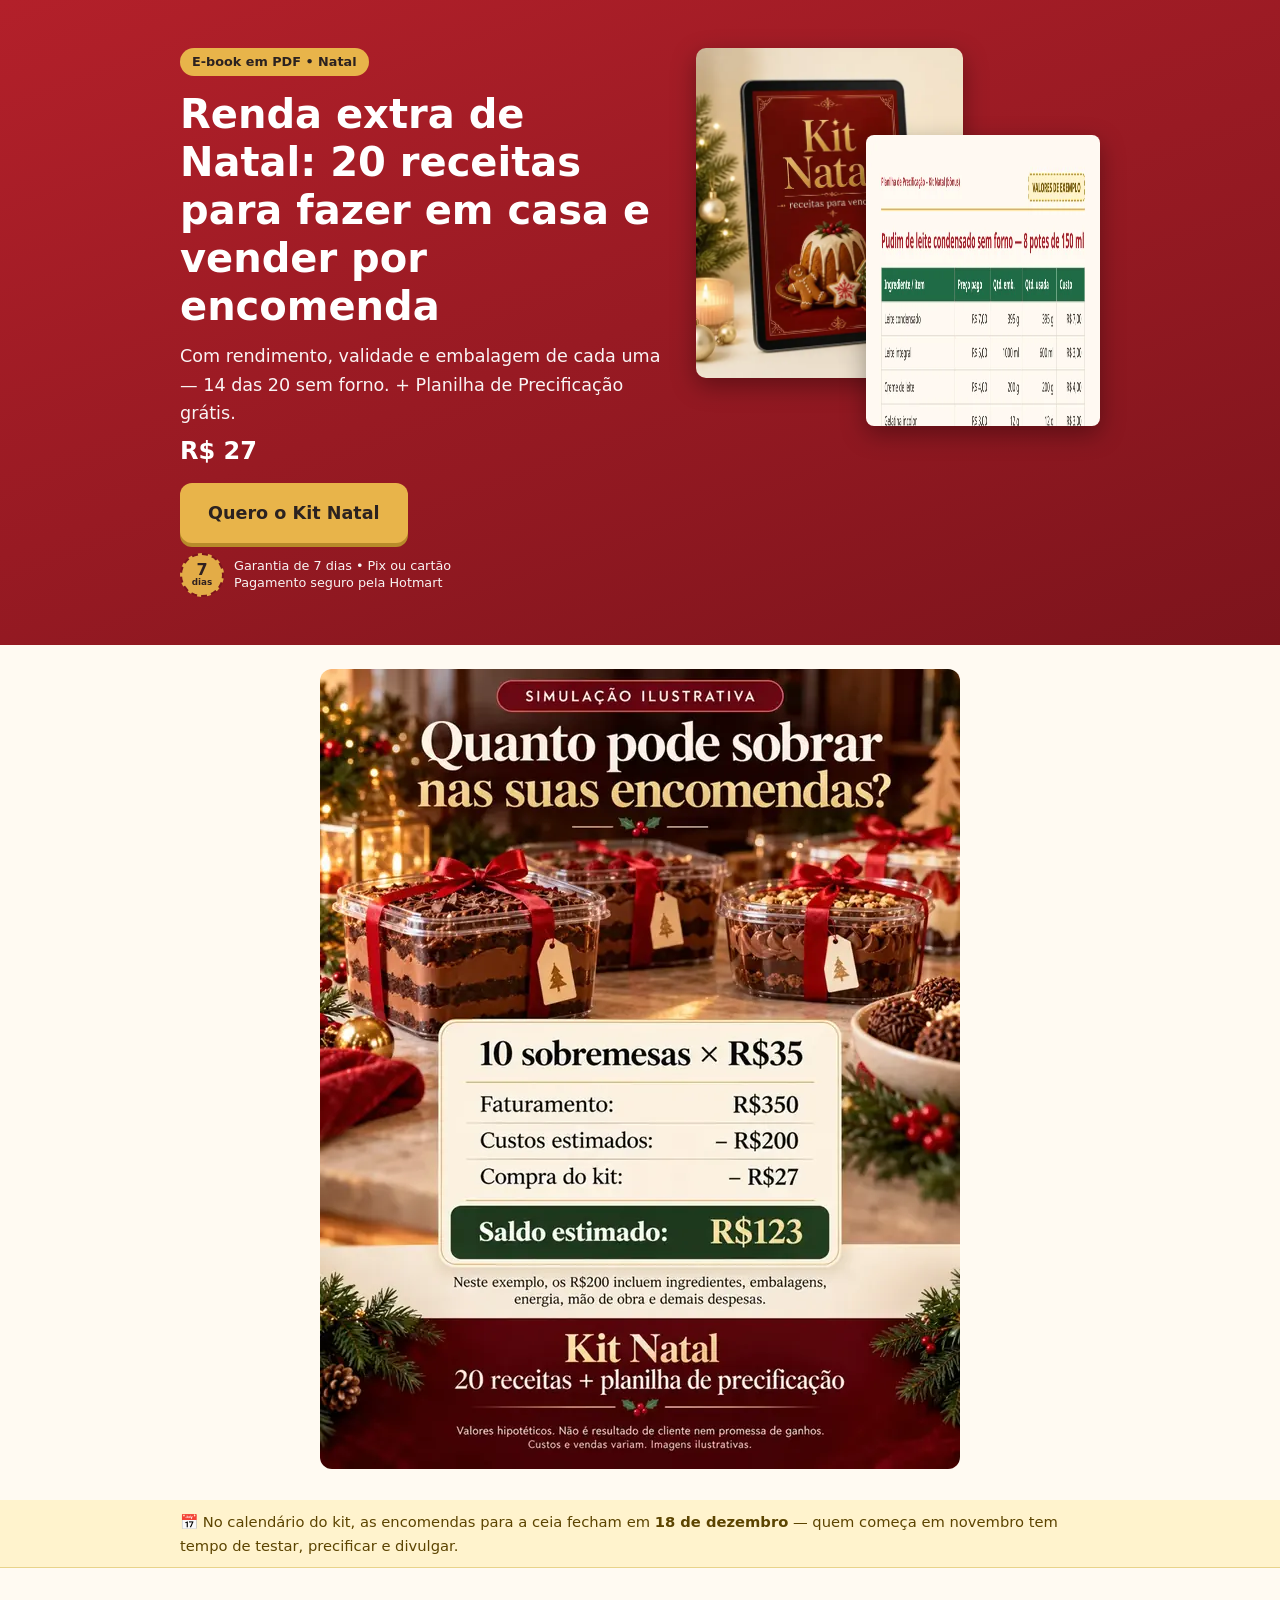
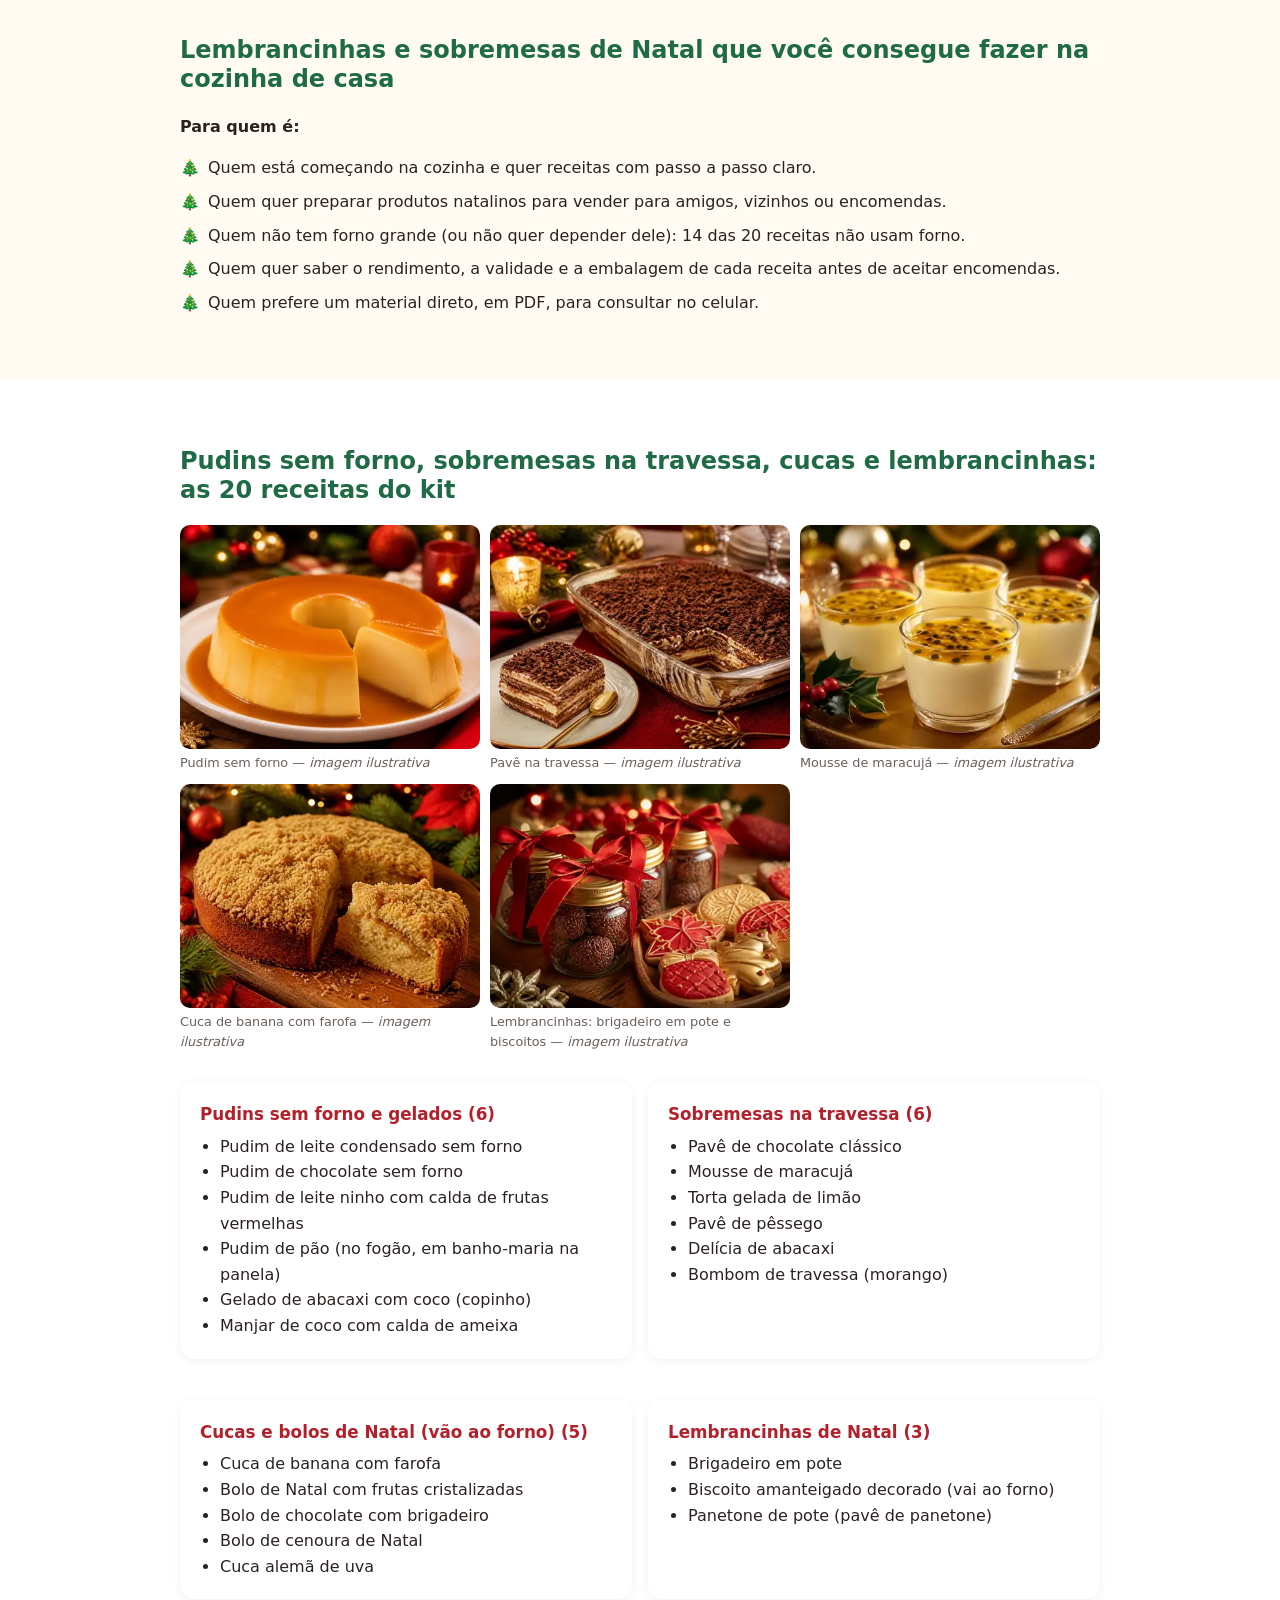
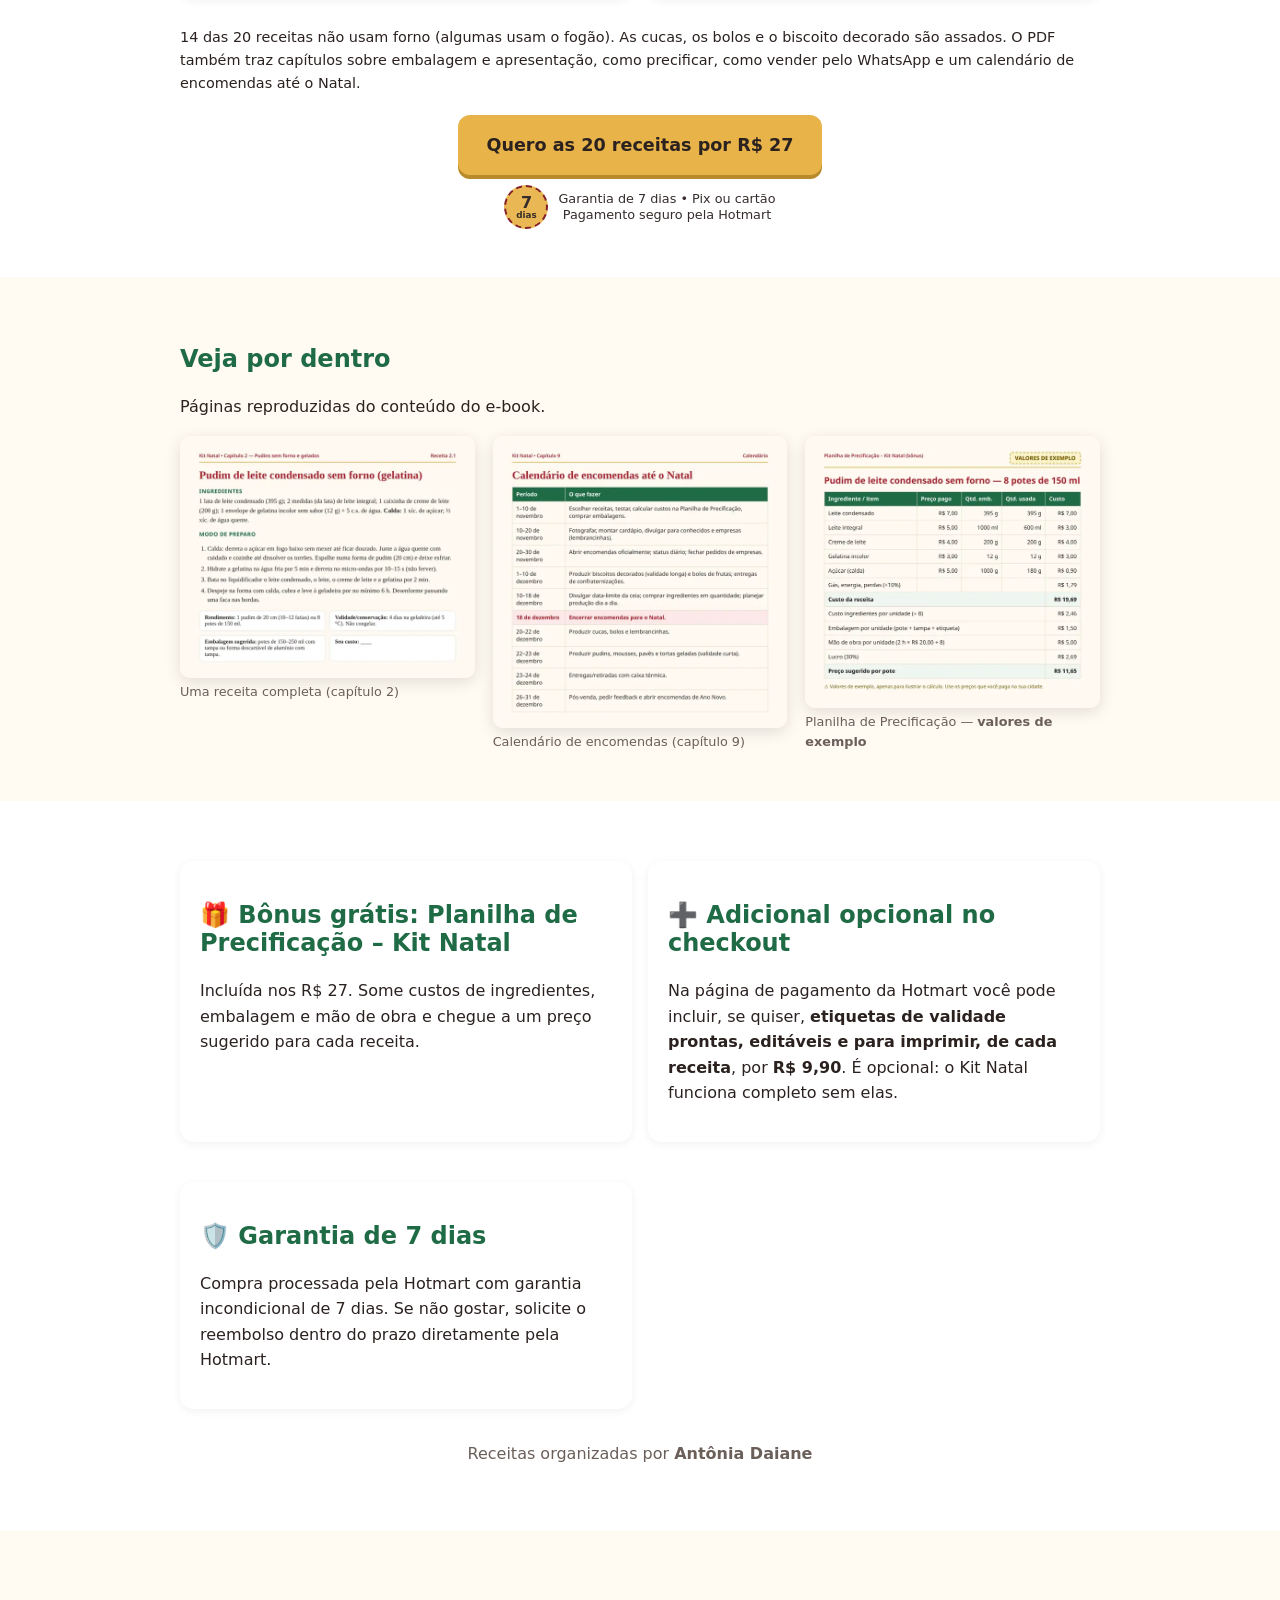
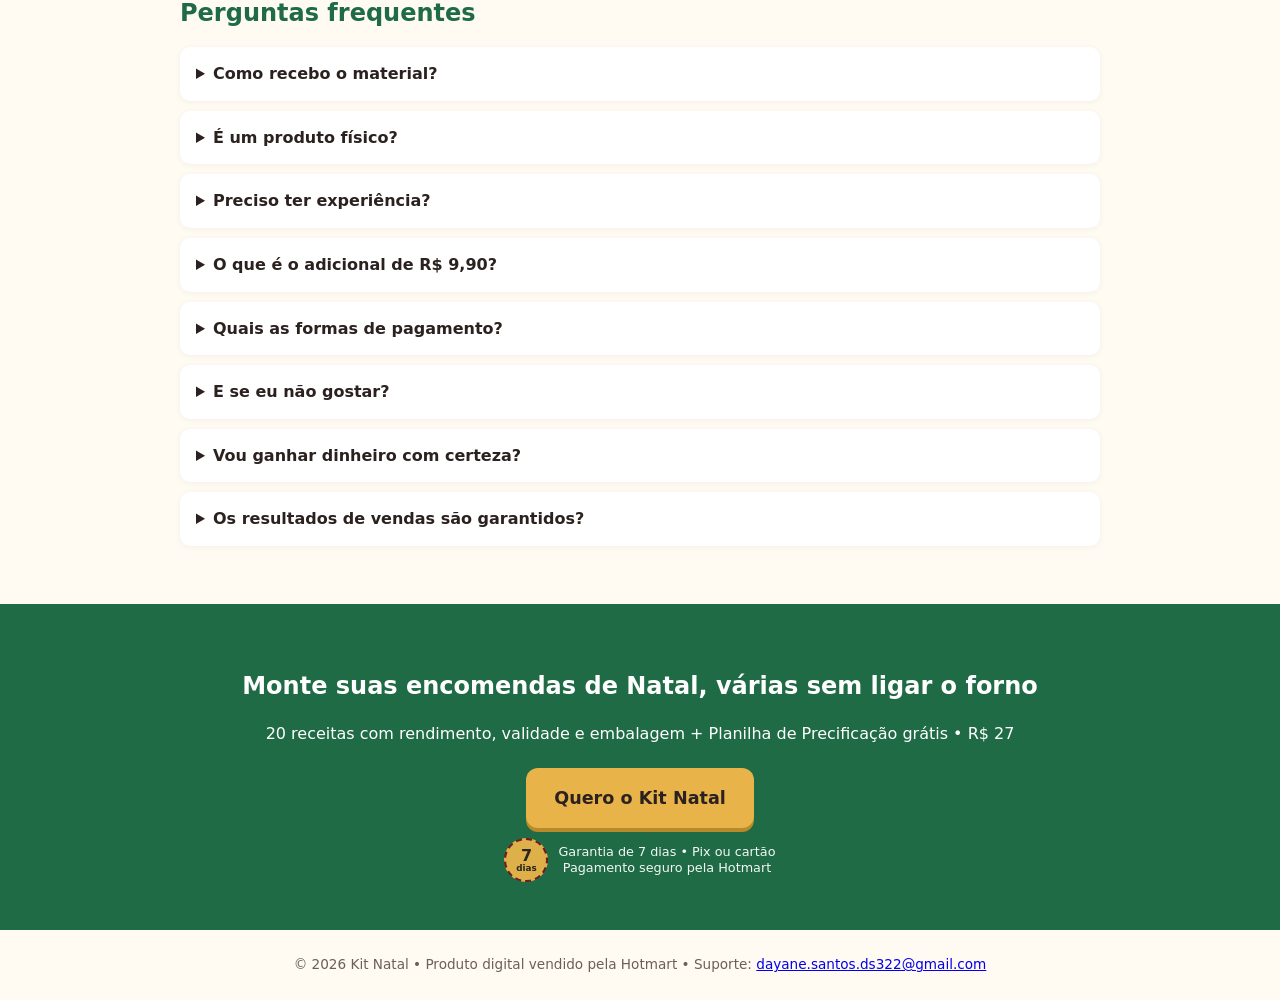
<file: index.html>
<!doctype html><html lang="pt-BR"><head><meta charset="utf-8"><meta name="viewport" content="width=device-width,initial-scale=1">
<title>Kit Natal: 20 receitas de Natal para fazer em casa e vender por encomenda</title><meta name="description" content="Receitas de Natal para iniciantes, com rendimento, validade e embalagem de cada uma. Várias sem forno. E-book em PDF por R$ 27.">
<link rel="preconnect" href="https://connect.facebook.net" crossorigin><link rel="stylesheet" href="styles.css?v=3">
<!-- Meta Pixel Kit Natal -->
<script>
!function(f,b,e,v,n,t,s){if(f.fbq)return;n=f.fbq=function(){n.callMethod?n.callMethod.apply(n,arguments):n.queue.push(arguments)};if(!f._fbq)f._fbq=n;n.push=n;n.loaded=!0;n.version="2.0";n.queue=[];t=b.createElement(e);t.async=!0;t.src=v;s=b.getElementsByTagName(e)[0];s.parentNode.insertBefore(t,s)}(window,document,"script","https://connect.facebook.net/en_US/fbevents.js");
fbq("set","autoConfig",false,"990620340077173");
fbq("init","990620340077173");
fbq("track","PageView");
fbq("track","ViewContent",{content_name:"Kit Natal: receitas para vender"});
</script>
<noscript><img height="1" width="1" style="display:none" src="https://www.facebook.com/tr?id=990620340077173&ev=PageView&noscript=1"/></noscript>
<script>
// ===== ÚNICO LUGAR PARA TROCAR O LINK DE CHECKOUT =====
var HOTMART_CHECKOUT_URL = "https://pay.hotmart.com/L108181654E";
document.addEventListener("DOMContentLoaded",function(){
  document.querySelectorAll("a.cta").forEach(function(a){
    var q=new URLSearchParams(location.search),o=new URLSearchParams();
    q.forEach(function(v,k){ if(k==="fbclid"||k==="src"||k==="sck"||k.indexOf("utm_")===0) o.set(k,v); });
    var qs=o.toString();
    a.href = HOTMART_CHECKOUT_URL + (qs ? (HOTMART_CHECKOUT_URL.indexOf("?")<0?"?":"&") + qs : "");
    a.addEventListener("click",function(){ if(window.fbq) fbq("track","InitiateCheckout"); });
  });
});
</script>
<script>
// ===== Eventos extras (so para a Meta aprender quem le a pagina; cada um dispara 1 vez) =====
(function(){
  var sent={};
  function ev(n){ if(sent[n]||!window.fbq) return; sent[n]=1; fbq("trackCustom",n); }
  var tick=false;
  function onScroll(){
    if(tick) return; tick=true;
    requestAnimationFrame(function(){
      tick=false;
      var d=document.documentElement, max=d.scrollHeight-window.innerHeight;
      if(max<=0) return;
      var p=window.scrollY/max;
      if(p>=0.5) ev("Scroll50");
      if(p>=0.9) ev("Scroll90");
    });
  }
  window.addEventListener("scroll",onScroll,{passive:true});
  document.addEventListener("DOMContentLoaded",function(){
    if(!("IntersectionObserver" in window)) return;
    function watch(sel,name,th){
      var el=document.querySelector(sel); if(!el) return;
      var io=new IntersectionObserver(function(es){ es.forEach(function(e){ if(e.isIntersecting){ ev(name); io.disconnect(); } }); },{threshold:th});
      io.observe(el);
    }
    watch(".grid","VerReceitas",0.4);
    watch(".samples","VerAmostras",0.4);
    // botao fixo no celular: aparece depois do botao do topo e some no bloco final
    var bar=document.getElementById("stickybar"), top=document.querySelector(".hero .ctabox"), fin=document.querySelector(".final");
    if(bar&&top){
      var topOut=false, finIn=false;
      function upd(){ bar.classList.toggle("on", topOut && !finIn); }
      new IntersectionObserver(function(es){ topOut=!es[0].isIntersecting; upd(); }).observe(top);
      if(fin) new IntersectionObserver(function(es){ finIn=es[0].isIntersecting; upd(); }).observe(fin);
    }
  });
})();
</script>
</head><body>
<header class="hero"><div class="wrap herogrid">
<div class="herotxt"><span class="tag">E-book em PDF • Natal</span>
<h1>Renda extra de Natal: 20 receitas para fazer em casa e vender por encomenda</h1>
<p class="sub">Com rendimento, validade e embalagem de cada uma — 14 das 20 sem forno. + Planilha de Precificação grátis.</p>
<div class="price">R$ 27</div>
<div class="ctabox"><a class="btn cta" href="https://pay.hotmart.com/L108181654E">Quero o Kit Natal</a><div class="seal"><span class="sealbadge">7<small>dias</small></span><span>Garantia de 7 dias • Pix ou cartão<br>Pagamento seguro pela Hotmart</span></div></div></div>
<div class="heroimg"><img src="img/cover.webp" alt="Mockup do e-book Kit Natal: receitas para vender" width="540" height="669" class="cover" fetchpriority="high"><img src="img/hero-planilha.webp" alt="Planilha de Precificação com valores de exemplo" class="sheet" width="700" height="291" loading="lazy"></div>
</div></header>
<section class="wrap" style="text-align:center;padding:24px 16px"><img src="img/simulacao.webp" height="800" alt="Simulação ilustrativa: 10 sobremesas a R$35, faturamento R$350, custos estimados R$200, kit R$27, saldo estimado R$123. Valores hipotéticos." width="640" style="max-width:100%;height:auto;border-radius:12px" loading="lazy"></section>
<div class="urg"><div class="wrap">📅 No calendário do kit, as encomendas para a ceia fecham em <strong>18 de dezembro</strong> — quem começa em novembro tem tempo de testar, precificar e divulgar.</div></div>
<main>
<section><div class="wrap"><h2>Lembrancinhas e sobremesas de Natal que você consegue fazer na cozinha de casa</h2><p><strong>Para quem é:</strong></p>
<ul class="check"><li>Quem está começando na cozinha e quer receitas com passo a passo claro.</li><li>Quem quer preparar produtos natalinos para vender para amigos, vizinhos ou encomendas.</li><li>Quem não tem forno grande (ou não quer depender dele): 14 das 20 receitas não usam forno.</li><li>Quem quer saber o rendimento, a validade e a embalagem de cada receita antes de aceitar encomendas.</li><li>Quem prefere um material direto, em PDF, para consultar no celular.</li></ul></div></section>
<section class="alt"><div class="wrap"><h2>Pudins sem forno, sobremesas na travessa, cucas e lembrancinhas: as 20 receitas do kit</h2>
<div class="gallery"><figure><img src="img/pudim.webp" alt="Pudim sem forno (imagem ilustrativa)" loading="lazy" width="480" height="359"><figcaption>Pudim sem forno — <em>imagem ilustrativa</em></figcaption></figure><figure><img src="img/pave.webp" alt="Pavê na travessa (imagem ilustrativa)" loading="lazy" width="480" height="359"><figcaption>Pavê na travessa — <em>imagem ilustrativa</em></figcaption></figure><figure><img src="img/mousse.webp" alt="Mousse de maracujá (imagem ilustrativa)" loading="lazy" width="480" height="359"><figcaption>Mousse de maracujá — <em>imagem ilustrativa</em></figcaption></figure><figure><img src="img/cuca.webp" alt="Cuca de banana com farofa (imagem ilustrativa)" loading="lazy" width="480" height="359"><figcaption>Cuca de banana com farofa — <em>imagem ilustrativa</em></figcaption></figure><figure><img src="img/lembrancinhas.webp" alt="Lembrancinhas: brigadeiro em pote e biscoitos (imagem ilustrativa)" loading="lazy" width="480" height="359"><figcaption>Lembrancinhas: brigadeiro em pote e biscoitos — <em>imagem ilustrativa</em></figcaption></figure></div>
<div class="grid"><div class="card"><h3>Pudins sem forno e gelados (6)</h3><ul><li>Pudim de leite condensado sem forno</li><li>Pudim de chocolate sem forno</li><li>Pudim de leite ninho com calda de frutas vermelhas</li><li>Pudim de pão (no fogão, em banho-maria na panela)</li><li>Gelado de abacaxi com coco (copinho)</li><li>Manjar de coco com calda de ameixa</li></ul></div><div class="card"><h3>Sobremesas na travessa (6)</h3><ul><li>Pavê de chocolate clássico</li><li>Mousse de maracujá</li><li>Torta gelada de limão</li><li>Pavê de pêssego</li><li>Delícia de abacaxi</li><li>Bombom de travessa (morango)</li></ul></div><div class="card"><h3>Cucas e bolos de Natal (vão ao forno) (5)</h3><ul><li>Cuca de banana com farofa</li><li>Bolo de Natal com frutas cristalizadas</li><li>Bolo de chocolate com brigadeiro</li><li>Bolo de cenoura de Natal</li><li>Cuca alemã de uva</li></ul></div><div class="card"><h3>Lembrancinhas de Natal (3)</h3><ul><li>Brigadeiro em pote</li><li>Biscoito amanteigado decorado (vai ao forno)</li><li>Panetone de pote (pavê de panetone)</li></ul></div></div>

<p style="font-size:.9rem">14 das 20 receitas não usam forno (algumas usam o fogão). As cucas, os bolos e o biscoito decorado são assados. O PDF também traz capítulos sobre embalagem e apresentação, como precificar, como vender pelo WhatsApp e um calendário de encomendas até o Natal.</p>
<div class="center"><div class="ctabox"><a class="btn cta" href="https://pay.hotmart.com/L108181654E">Quero as 20 receitas por R$ 27</a><div class="seal"><span class="sealbadge">7<small>dias</small></span><span>Garantia de 7 dias • Pix ou cartão<br>Pagamento seguro pela Hotmart</span></div></div></div></div></section>
<section><div class="wrap"><h2>Veja por dentro</h2><p>Páginas reproduzidas do conteúdo do e-book.</p>
<div class="samples"><figure><img src="img/amostra-receita.webp" width="640" height="526" alt="Página de receita: pudim de leite condensado sem forno" loading="lazy"><figcaption>Uma receita completa (capítulo 2)</figcaption></figure>
<figure><img src="img/amostra-calendario.webp" width="640" height="634" alt="Calendário de encomendas até o Natal" loading="lazy"><figcaption>Calendário de encomendas (capítulo 9)</figcaption></figure>
<figure><img src="img/amostra-planilha.webp" width="640" height="591" alt="Planilha de Precificação preenchida com valores de exemplo" loading="lazy"><figcaption>Planilha de Precificação — <strong>valores de exemplo</strong></figcaption></figure></div></div></section>
<section class="alt"><div class="wrap"><div class="grid">
<div class="card"><h2>🎁 Bônus grátis: Planilha de Precificação – Kit Natal</h2><p>Incluída nos R$ 27. Some custos de ingredientes, embalagem e mão de obra e chegue a um preço sugerido para cada receita.</p></div>
<div class="card"><h2>➕ Adicional opcional no checkout</h2><p>Na página de pagamento da Hotmart você pode incluir, se quiser, <strong>etiquetas de validade prontas, editáveis e para imprimir, de cada receita</strong>, por <strong>R$ 9,90</strong>. É opcional: o Kit Natal funciona completo sem elas.</p></div>
<div class="card"><h2>🛡️ Garantia de 7 dias</h2><p>Compra processada pela Hotmart com garantia incondicional de 7 dias. Se não gostar, solicite o reembolso dentro do prazo diretamente pela Hotmart.</p></div>
</div><p class="author">Receitas organizadas por <strong>Antônia Daiane</strong></p></div></section>
<section><div class="wrap"><h2>Perguntas frequentes</h2>
<details><summary>Como recebo o material?</summary><p>Após a confirmação do pagamento, a Hotmart envia o acesso para o seu e-mail.</p></details>
<details><summary>É um produto físico?</summary><p>Não. É um e-book em PDF, para ler no celular, tablet ou computador, ou imprimir.</p></details>
<details><summary>Preciso ter experiência?</summary><p>Não. As receitas foram selecionadas pensando em iniciantes.</p></details>
<details><summary>O que é o adicional de R$ 9,90?</summary><p>São etiquetas de validade prontas, editáveis e para imprimir, de cada receita. Elas aparecem como opção no checkout e só são cobradas se você marcar.</p></details>
<details><summary>Quais as formas de pagamento?</summary><p>As opções disponíveis no checkout da Hotmart (como cartão, Pix e boleto, conforme disponibilidade).</p></details>
<details><summary>E se eu não gostar?</summary><p>Você tem 7 dias de garantia para pedir reembolso pela Hotmart.</p></details>
<details><summary>Vou ganhar dinheiro com certeza?</summary><p>Não prometemos ganhos. O kit traz receitas e uma ferramenta de precificação; os resultados dependem de você e do seu mercado.</p></details>
<details><summary>Os resultados de vendas são garantidos?</summary><p>Não. Este material é educativo. Resultados de vendas dependem de muitos fatores e não são garantidos.</p></details>
</div></section>
<section class="final"><div class="wrap"><h2>Monte suas encomendas de Natal, várias sem ligar o forno</h2>
<p>20 receitas com rendimento, validade e embalagem + Planilha de Precificação grátis • R$ 27</p><div class="ctabox"><a class="btn cta" href="https://pay.hotmart.com/L108181654E">Quero o Kit Natal</a><div class="seal"><span class="sealbadge">7<small>dias</small></span><span>Garantia de 7 dias • Pix ou cartão<br>Pagamento seguro pela Hotmart</span></div></div></div></section>
</main><div id="stickybar" class="stickybar" aria-hidden="false"><a class="btn cta" href="https://pay.hotmart.com/L108181654E">Quero o Kit Natal • R$ 27</a></div><footer>© 2026 Kit Natal • Produto digital vendido pela Hotmart • Suporte: <a href="mailto:dayane.santos.ds322@gmail.com">dayane.santos.ds322@gmail.com</a></footer></body></html>
</file>
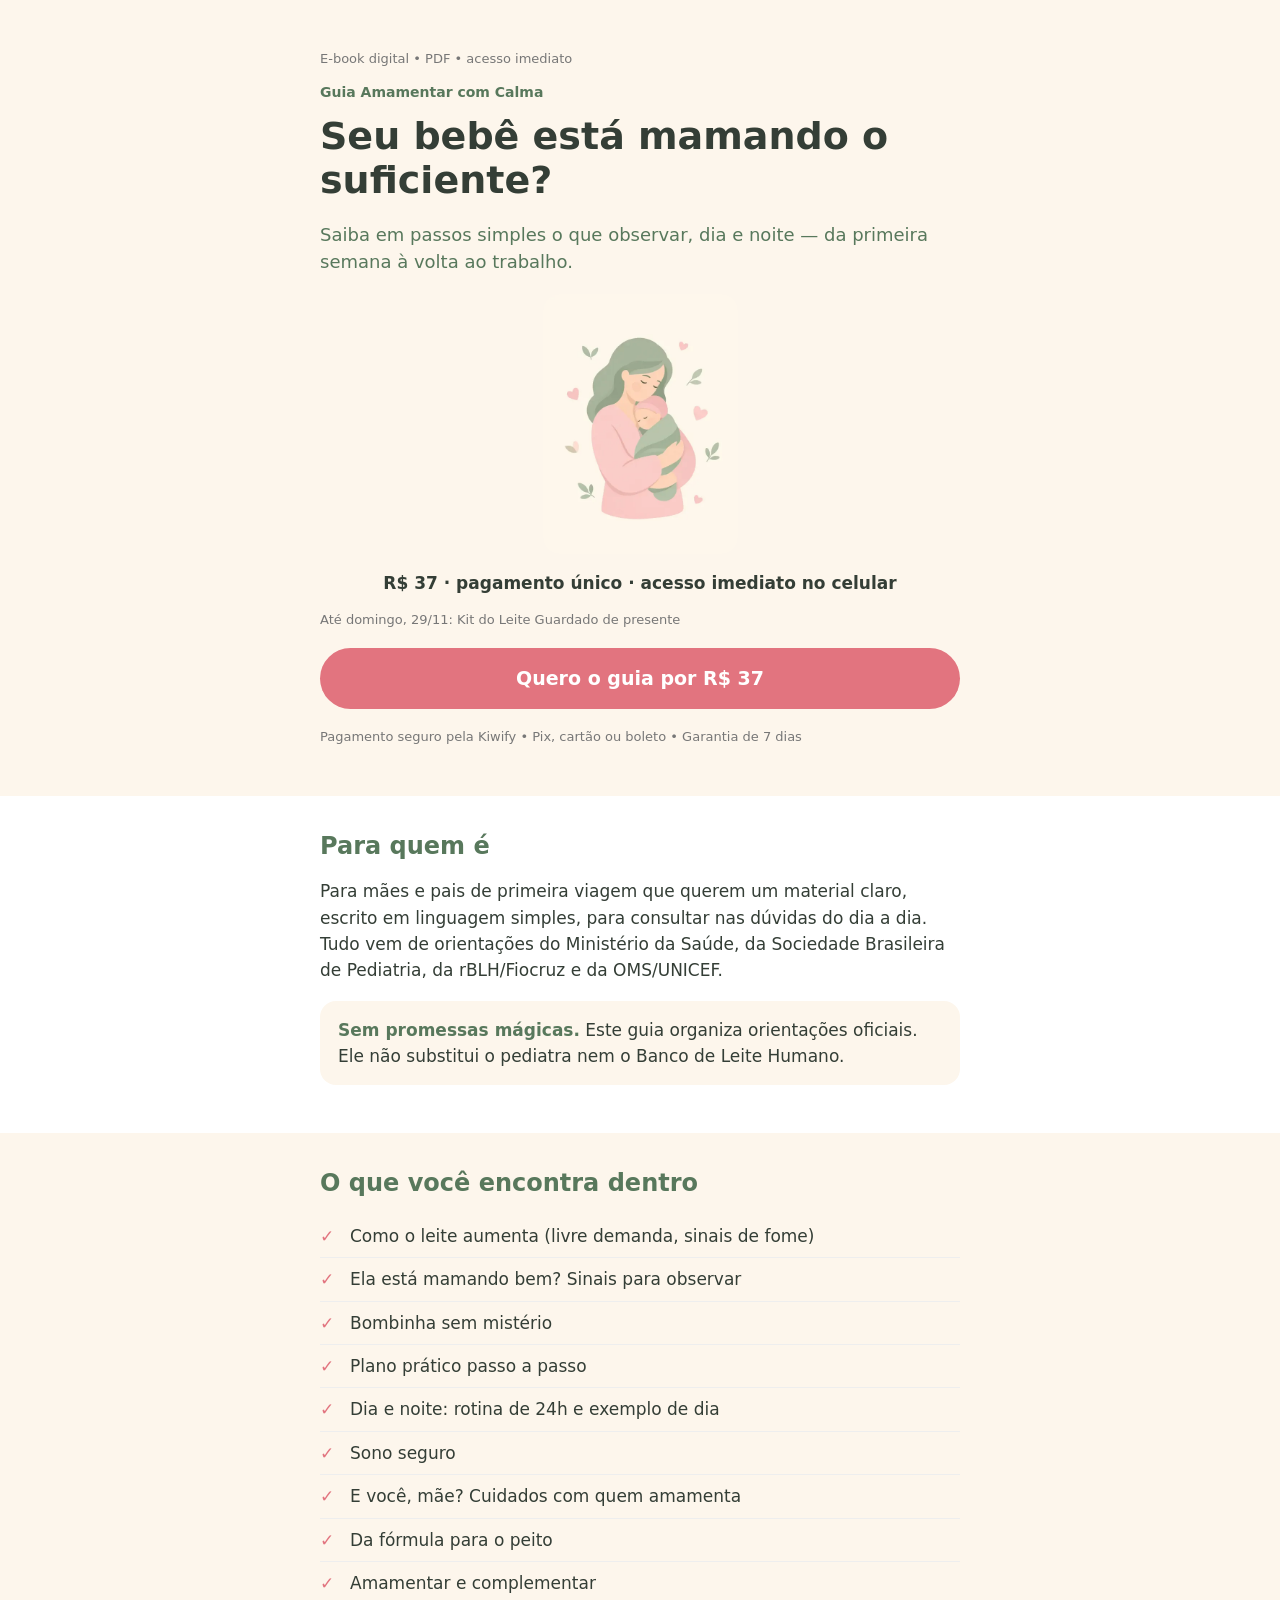
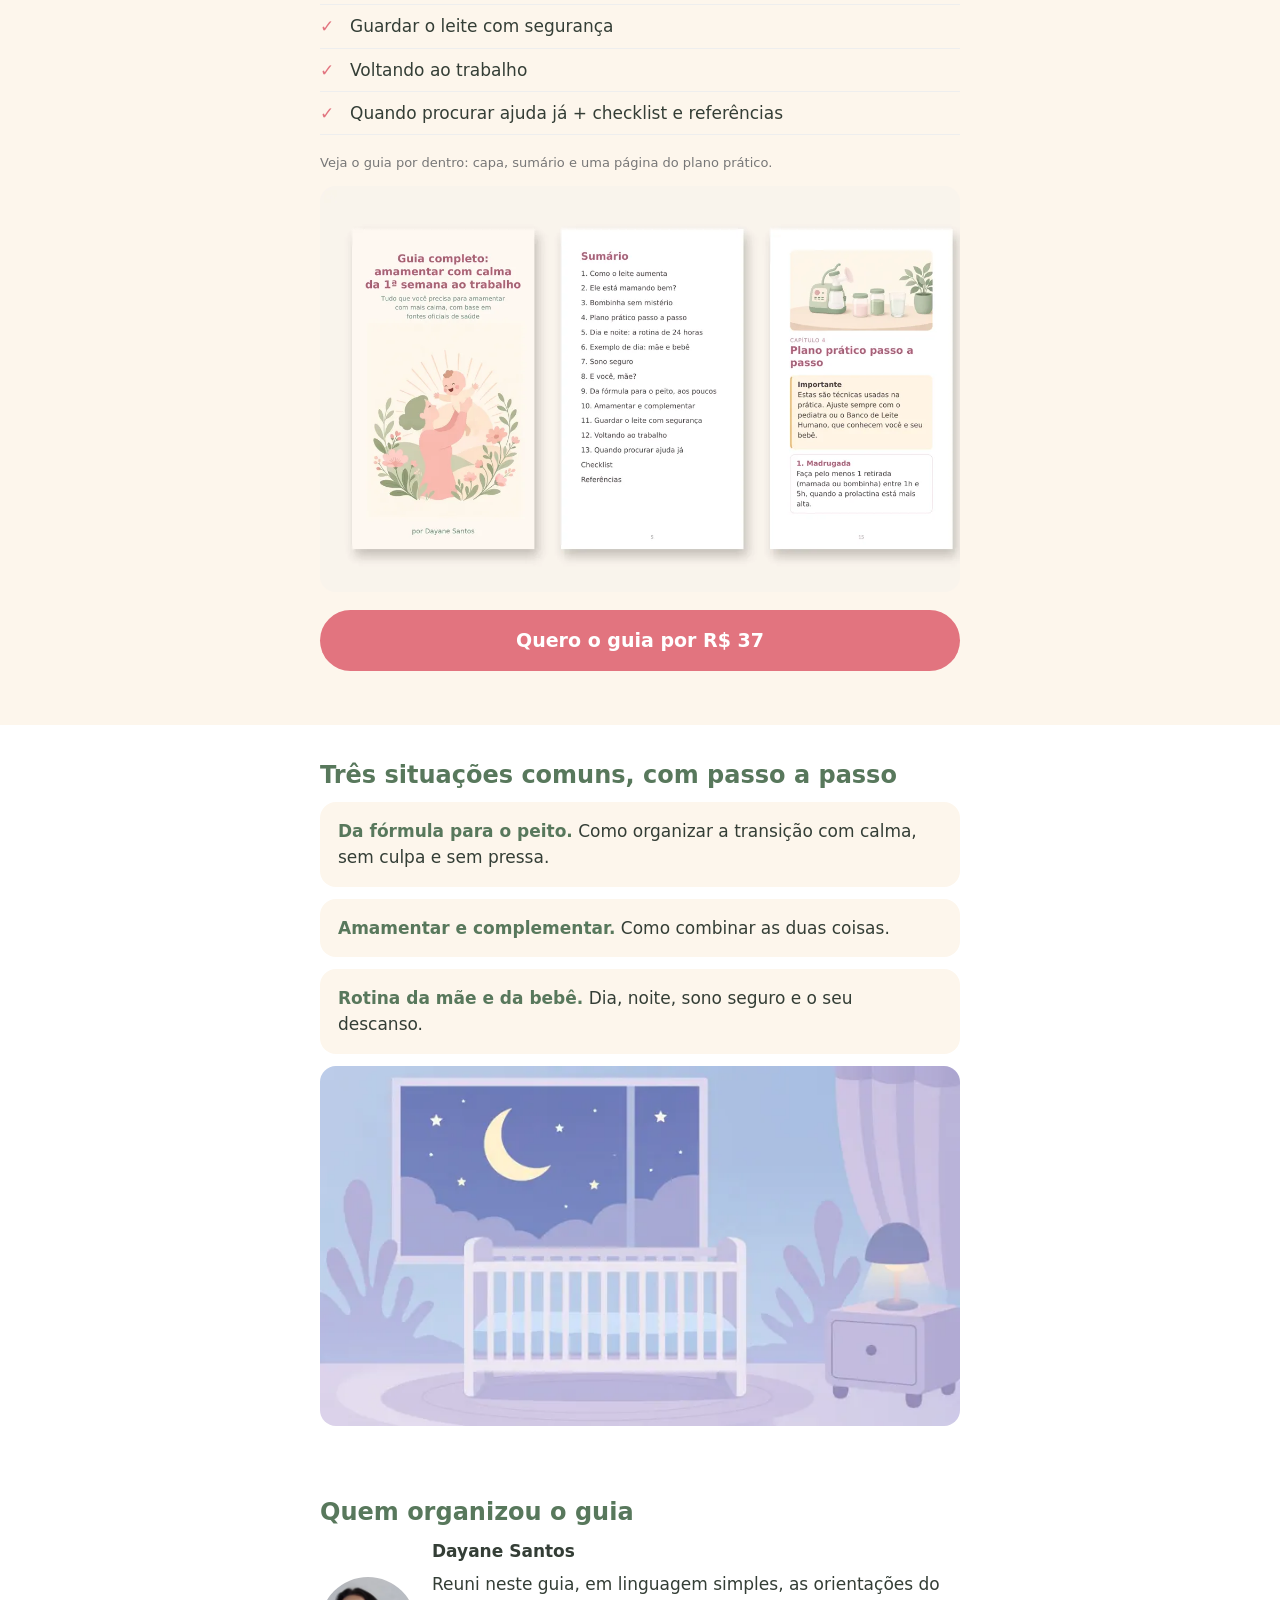
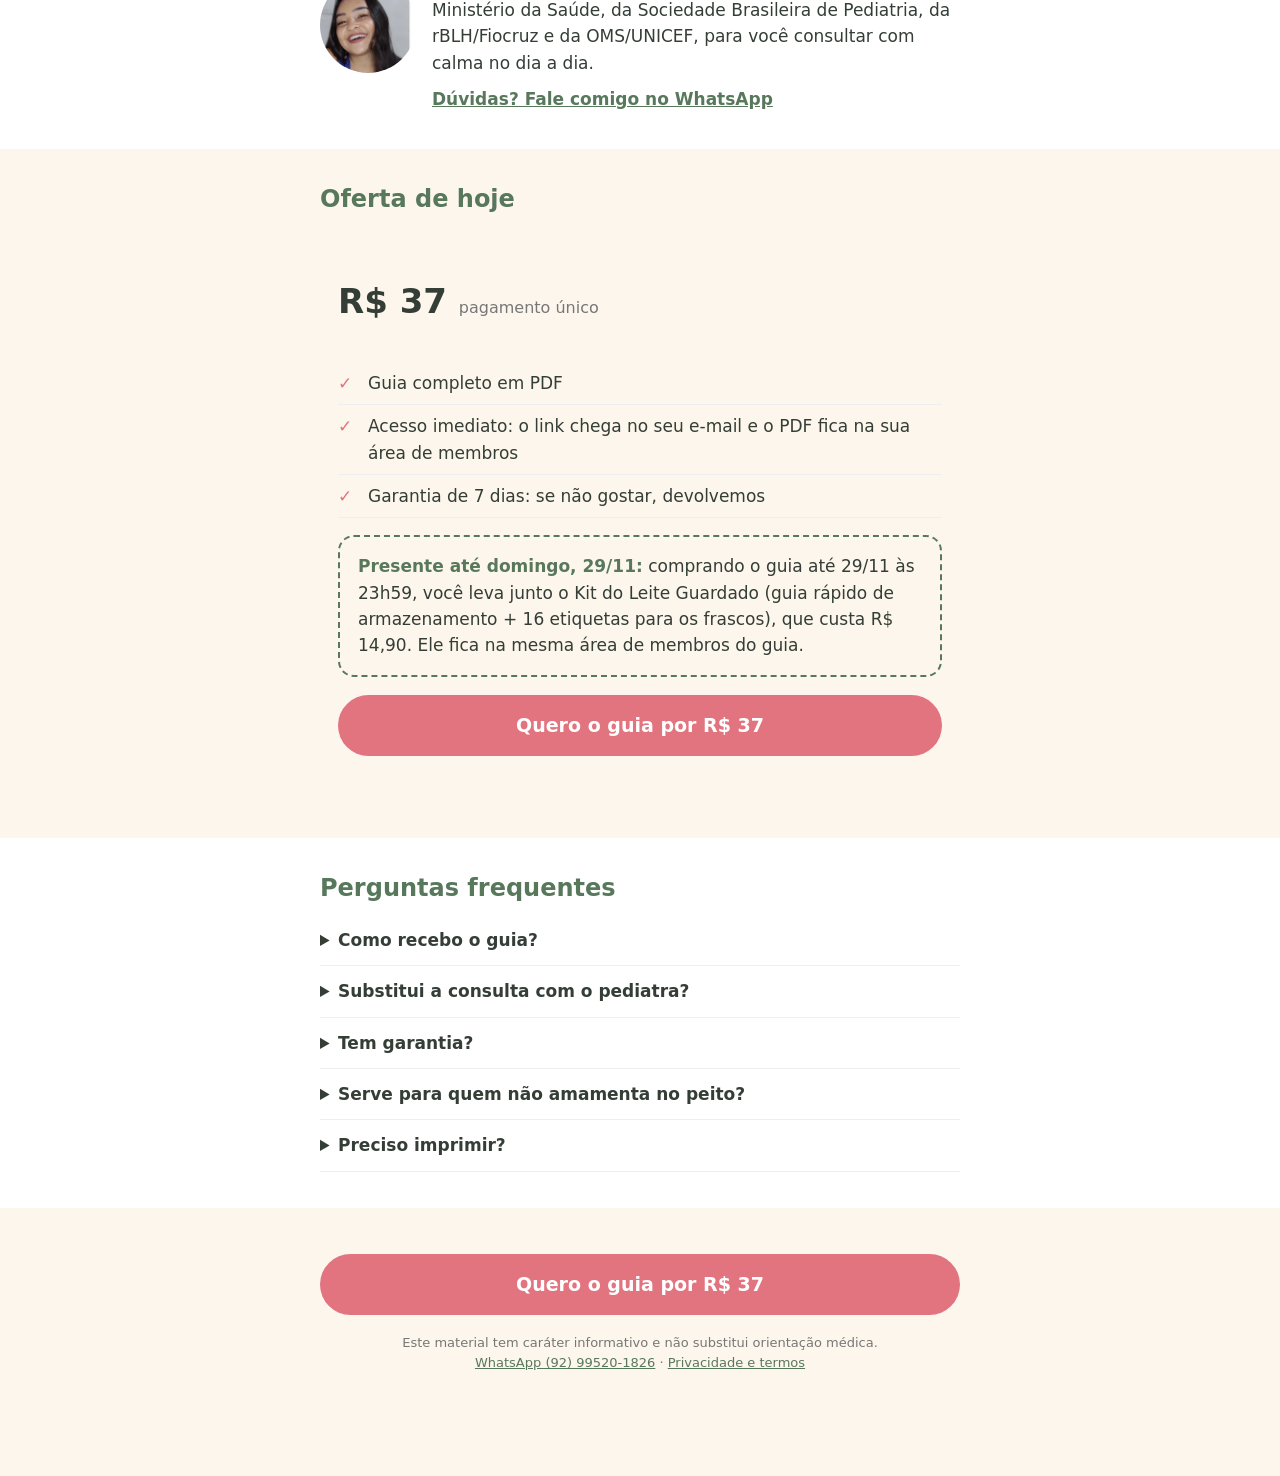
<file: amamentacao/index.html>
<!doctype html><html lang="pt-BR"><head><meta charset="utf-8"><meta name="viewport" content="width=device-width,initial-scale=1"><title>Seu bebê está mamando o suficiente? | Guia Amamentar com Calma</title><meta name="description" content="Guia digital com orientações de fontes oficiais, da primeira semana à volta ao trabalho."><link rel="stylesheet" href="p.css?v=3"><link rel="preconnect" href="https://connect.facebook.net" crossorigin>
<script>!function(f,b,e,v,n,t,s){if(f.fbq)return;n=f.fbq=function(){n.callMethod?n.callMethod.apply(n,arguments):n.queue.push(arguments)};if(!f._fbq)f._fbq=n;n.push=n;n.loaded=!0;n.version="2.0";n.queue=[];t=b.createElement(e);t.async=!0;t.src=v;s=b.getElementsByTagName(e)[0];s.parentNode.insertBefore(t,s)}(window,document,"script","https://connect.facebook.net/en_US/fbevents.js");
fbq("init","947208724298849");fbq("track","PageView");</script></head><body>
<section><div class="w"><p class="fine">E-book digital • PDF • acesso imediato</p>
<p class="kicker">Guia Amamentar com Calma</p>
<h1>Seu bebê está mamando o suficiente?</h1>
<p class="sub">Saiba em passos simples o que observar, dia e noite — da primeira semana à volta ao trabalho.</p>
<img class="hero" src="img/hero.webp" width="540" height="720" alt="Mãe abraçando o bebê" fetchpriority="high">
<p class="hero-offer">R$ 37 · pagamento único · acesso imediato no celular</p><p class="fine">Até domingo, 29/11: Kit do Leite Guardado de presente</p>
<a class="btn cta" href="https://pay.kiwify.com.br/HDotDiB">Quero o guia por R$ 37</a><p class="fine">Pagamento seguro pela Kiwify • Pix, cartão ou boleto • Garantia de 7 dias</p></div></section>
<section class="alt"><div class="w"><h2>Para quem é</h2><p>Para mães e pais de primeira viagem que querem um material claro, escrito em linguagem simples, para consultar nas dúvidas do dia a dia. Tudo vem de orientações do Ministério da Saúde, da Sociedade Brasileira de Pediatria, da rBLH/Fiocruz e da OMS/UNICEF.</p>
<div class="card"><b>Sem promessas mágicas.</b> Este guia organiza orientações oficiais. Ele não substitui o pediatra nem o Banco de Leite Humano.</div></div></section>
<section><div class="w"><h2>O que você encontra dentro</h2><ul class="c" id="ch"><li>Como o leite aumenta (livre demanda, sinais de fome)</li><li>Ela está mamando bem? Sinais para observar</li><li>Bombinha sem mistério</li><li>Plano prático passo a passo</li><li>Dia e noite: rotina de 24h e exemplo de dia</li><li>Sono seguro</li><li>E você, mãe? Cuidados com quem amamenta</li><li>Da fórmula para o peito</li><li>Amamentar e complementar</li><li>Guardar o leite com segurança</li><li>Voltando ao trabalho</li><li>Quando procurar ajuda já + checklist e referências</li></ul>
<p class="fine" style="margin-top:18px">Veja o guia por dentro: capa, sumário e uma página do plano prático.</p><img src="img/dentro.webp" width="1200" height="760" loading="lazy" alt="Capa, sumário e uma página do Guia Amamentar com Calma">
<a class="btn cta" href="https://pay.kiwify.com.br/HDotDiB">Quero o guia por R$ 37</a></div></section>
<section class="alt"><div class="w"><h2>Três situações comuns, com passo a passo</h2>
<div class="card"><b>Da fórmula para o peito.</b> Como organizar a transição com calma, sem culpa e sem pressa.</div>
<div class="card"><b>Amamentar e complementar.</b> Como combinar as duas coisas.</div>
<div class="card"><b>Rotina da mãe e da bebê.</b> Dia, noite, sono seguro e o seu descanso.</div>
<img src="img/noite.webp" width="720" height="405" loading="lazy" alt="Quarto do bebê à noite"></div></section>
<section class="alt"><div class="w"><h2>Quem organizou o guia</h2><div class="author"><img src="img/autora.webp" width="400" height="400" loading="lazy" alt="Dayane Santos"><div><b>Dayane Santos</b><p>Reuni neste guia, em linguagem simples, as orientações do Ministério da Saúde, da Sociedade Brasileira de Pediatria, da rBLH/Fiocruz e da OMS/UNICEF, para você consultar com calma no dia a dia.</p><a class="wa" href="https://wa.me/5592995201826?text=Oi%2C%20tenho%20uma%20d%C3%BAvida%20sobre%20o%20Guia%20Amamentar%20com%20Calma" target="_blank" rel="noopener">Dúvidas? Fale comigo no WhatsApp</a></div></div></div></section>
<section><div class="w"><h2>Oferta de hoje</h2><div class="card"><p class="price">R$ 37 <span class="once">pagamento único</span></p><ul class="c"><li>Guia completo em PDF</li><li>Acesso imediato: o link chega no seu e-mail e o PDF fica na sua área de membros</li><li>Garantia de 7 dias: se não gostar, devolvemos</li></ul><div class="card gift"><b>Presente até domingo, 29/11:</b> comprando o guia até 29/11 às 23h59, você leva junto o Kit do Leite Guardado (guia rápido de armazenamento + 16 etiquetas para os frascos), que custa R$ 14,90. Ele fica na mesma área de membros do guia.</div><a class="btn cta" href="https://pay.kiwify.com.br/HDotDiB">Quero o guia por R$ 37</a></div></div></section>
<section class="alt"><div class="w"><h2>Perguntas frequentes</h2>
<details><summary>Como recebo o guia?</summary><p>Logo após o pagamento (Pix é imediato) chega no seu e-mail o link da área de membros. Lá você baixa o PDF e lê no celular.</p></details>
<details><summary>Substitui a consulta com o pediatra?</summary><p>Não. É um material de apoio. Em caso de dúvida, procure sempre o pediatra ou o Banco de Leite Humano.</p></details>
<details><summary>Tem garantia?</summary><p>Sim, 7 dias pela Kiwify. Basta pedir o reembolso.</p></details>
<details><summary>Serve para quem não amamenta no peito?</summary><p>O foco é a amamentação, mas há capítulos sobre complementar e sobre voltar ao peito depois da fórmula.</p></details>
<details><summary>Preciso imprimir?</summary><p>Não, lê no celular. Se quiser, pode imprimir o checklist.</p></details></div></section>
<footer><div class="w"><a class="btn cta" href="https://pay.kiwify.com.br/HDotDiB">Quero o guia por R$ 37</a><p class="fine">Este material tem caráter informativo e não substitui orientação médica.<br><a href="https://wa.me/5592995201826?text=Oi%2C%20tenho%20uma%20d%C3%BAvida%20sobre%20o%20Guia%20Amamentar%20com%20Calma" target="_blank" rel="noopener">WhatsApp (92) 99520-1826</a> · <a href="privacidade.html">Privacidade e termos</a></p></div></footer>
<div id="stickybar" class="stickybar"><a class="btn cta" href="https://pay.kiwify.com.br/HDotDiB">Quero o guia • R$ 37</a></div>
<script>
document.addEventListener("DOMContentLoaded",function(){
var q=new URLSearchParams(location.search),o=new URLSearchParams();q.forEach(function(v,k){if(k==="fbclid"||k==="src"||k==="sck"||k.indexOf("utm_")===0)o.set(k,v)});var qs=o.toString();
document.querySelectorAll("a.cta").forEach(function(a){if(qs)a.href+= "?"+qs;a.addEventListener("click",function(){if(window.fbq)fbq("track","InitiateCheckout")})});
if(window.fbq)fbq("track","ViewContent",{content_name:"Guia Amamentar com Calma"});
var bar=document.getElementById("stickybar"),top=document.querySelector("section .cta"),fin=document.querySelector("footer");
var a=false,b=false;function u(){bar.classList.toggle("on",a&&!b)}
if("IntersectionObserver" in window){new IntersectionObserver(function(e){a=!e[0].isIntersecting;u()}).observe(top);new IntersectionObserver(function(e){b=e[0].isIntersecting;u()}).observe(fin)}
var s50=0;addEventListener("scroll",function(){var d=document.documentElement,m=d.scrollHeight-innerHeight;if(!s50&&m>0&&scrollY/m>.5){s50=1;fbq&&fbq("trackCustom","Scroll50")}},{passive:true});
});</script></body></html>
</file>
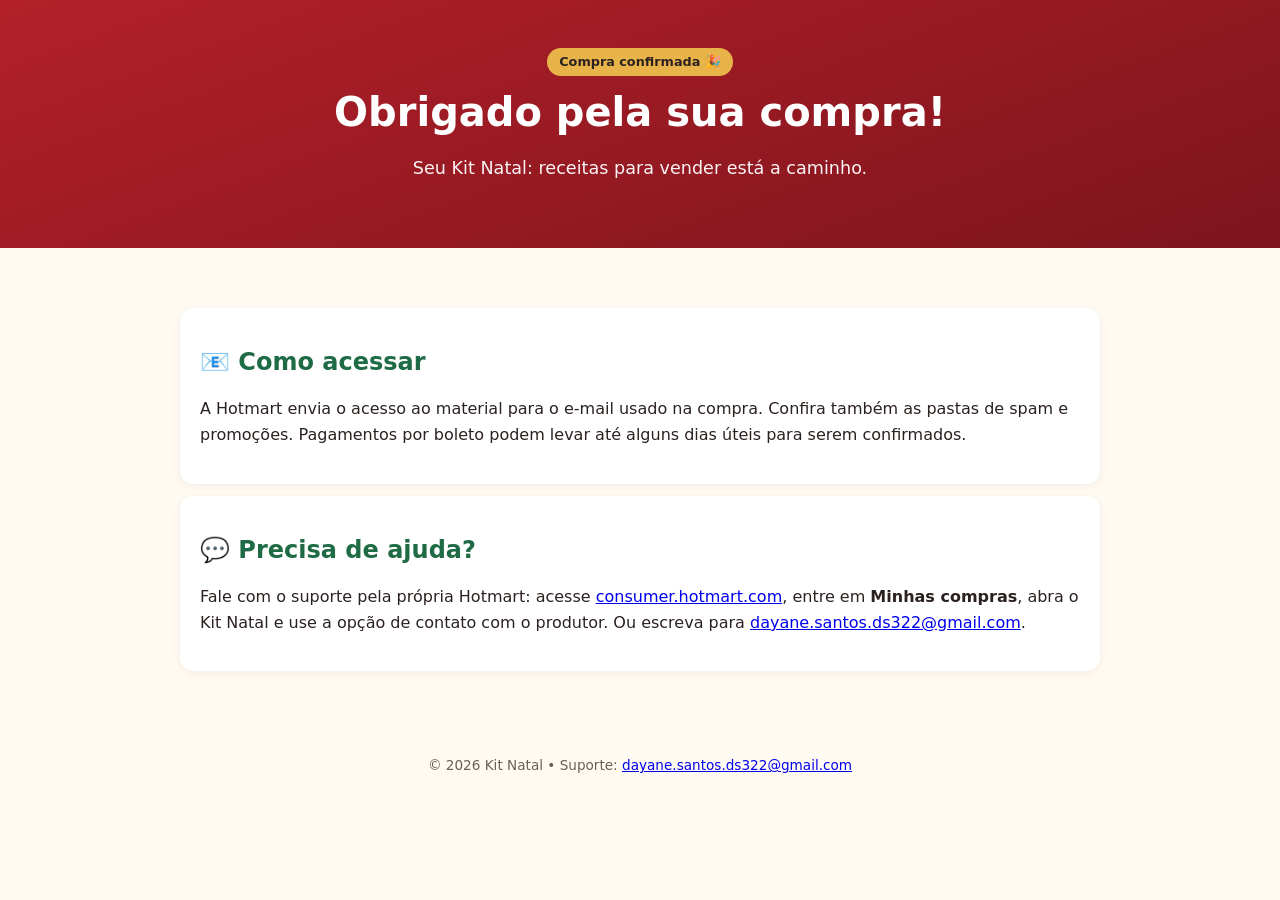
<file: obrigado.html>
<!doctype html><html lang="pt-BR"><head><meta charset="utf-8"><meta name="viewport" content="width=device-width,initial-scale=1">
<title>Obrigado! • Kit Natal</title><meta name="robots" content="noindex"><link rel="stylesheet" href="styles.css?v=2">
<!-- Apenas PageView aqui: o evento Purchase é enviado pela integração de pixel da Hotmart (evita contagem dupla). -->
<!-- Meta Pixel Kit Natal -->
<script>
!function(f,b,e,v,n,t,s){if(f.fbq)return;n=f.fbq=function(){n.callMethod?n.callMethod.apply(n,arguments):n.queue.push(arguments)};if(!f._fbq)f._fbq=n;n.push=n;n.loaded=!0;n.version="2.0";n.queue=[];t=b.createElement(e);t.async=!0;t.src=v;s=b.getElementsByTagName(e)[0];s.parentNode.insertBefore(t,s)}(window,document,"script","https://connect.facebook.net/en_US/fbevents.js");
fbq("set","autoConfig",false,"990620340077173");
fbq("init","990620340077173");
fbq("track","PageView");
</script>
<noscript><img height="1" width="1" style="display:none" src="https://www.facebook.com/tr?id=990620340077173&ev=PageView&noscript=1"/></noscript>
</head><body>
<header class="hero"><div class="wrap"><span class="tag">Compra confirmada 🎉</span><h1>Obrigado pela sua compra!</h1><p>Seu Kit Natal: receitas para vender está a caminho.</p></div></header>
<main><section><div class="wrap">
<div class="card"><h2>📧 Como acessar</h2><p>A Hotmart envia o acesso ao material para o e-mail usado na compra. Confira também as pastas de spam e promoções. Pagamentos por boleto podem levar até alguns dias úteis para serem confirmados.</p></div>
<div class="card"><h2>💬 Precisa de ajuda?</h2><p>Fale com o suporte pela própria Hotmart: acesse <a href="https://consumer.hotmart.com" target="_blank" rel="noopener">consumer.hotmart.com</a>, entre em <strong>Minhas compras</strong>, abra o Kit Natal e use a opção de contato com o produtor. Ou escreva para <a href="mailto:dayane.santos.ds322@gmail.com">dayane.santos.ds322@gmail.com</a>.</p></div>
</div></section></main><footer>© 2026 Kit Natal • Suporte: <a href="mailto:dayane.santos.ds322@gmail.com">dayane.santos.ds322@gmail.com</a></footer></body></html>
</file>
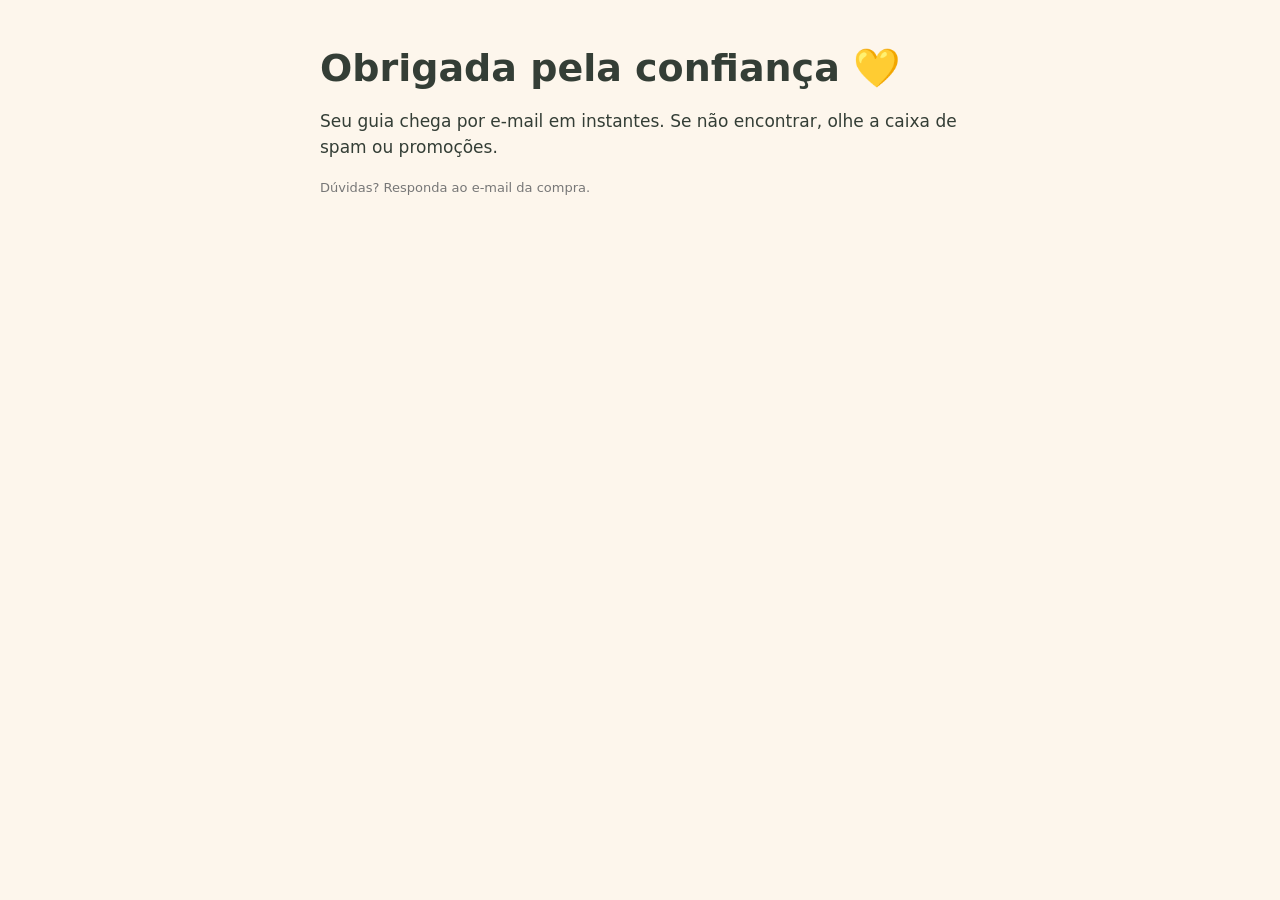
<file: amamentacao/obrigado.html>
<!doctype html><html lang="pt-BR"><head><meta charset="utf-8"><meta name="viewport" content="width=device-width,initial-scale=1"><title>Obrigada!</title><meta name="description" content="Compra confirmada"><link rel="stylesheet" href="p.css?v=2"><link rel="preconnect" href="https://connect.facebook.net" crossorigin>
<script>!function(f,b,e,v,n,t,s){if(f.fbq)return;n=f.fbq=function(){n.callMethod?n.callMethod.apply(n,arguments):n.queue.push(arguments)};if(!f._fbq)f._fbq=n;n.push=n;n.loaded=!0;n.version="2.0";n.queue=[];t=b.createElement(e);t.async=!0;t.src=v;s=b.getElementsByTagName(e)[0];s.parentNode.insertBefore(t,s)}(window,document,"script","https://connect.facebook.net/en_US/fbevents.js");
fbq("init","947208724298849");fbq("track","PageView");</script></head><body><section><div class="w"><h1>Obrigada pela confiança 💛</h1><p>Seu guia chega por e-mail em instantes. Se não encontrar, olhe a caixa de spam ou promoções.</p><p class="fine">Dúvidas? Responda ao e-mail da compra.</p></div></section></body></html>
</file>
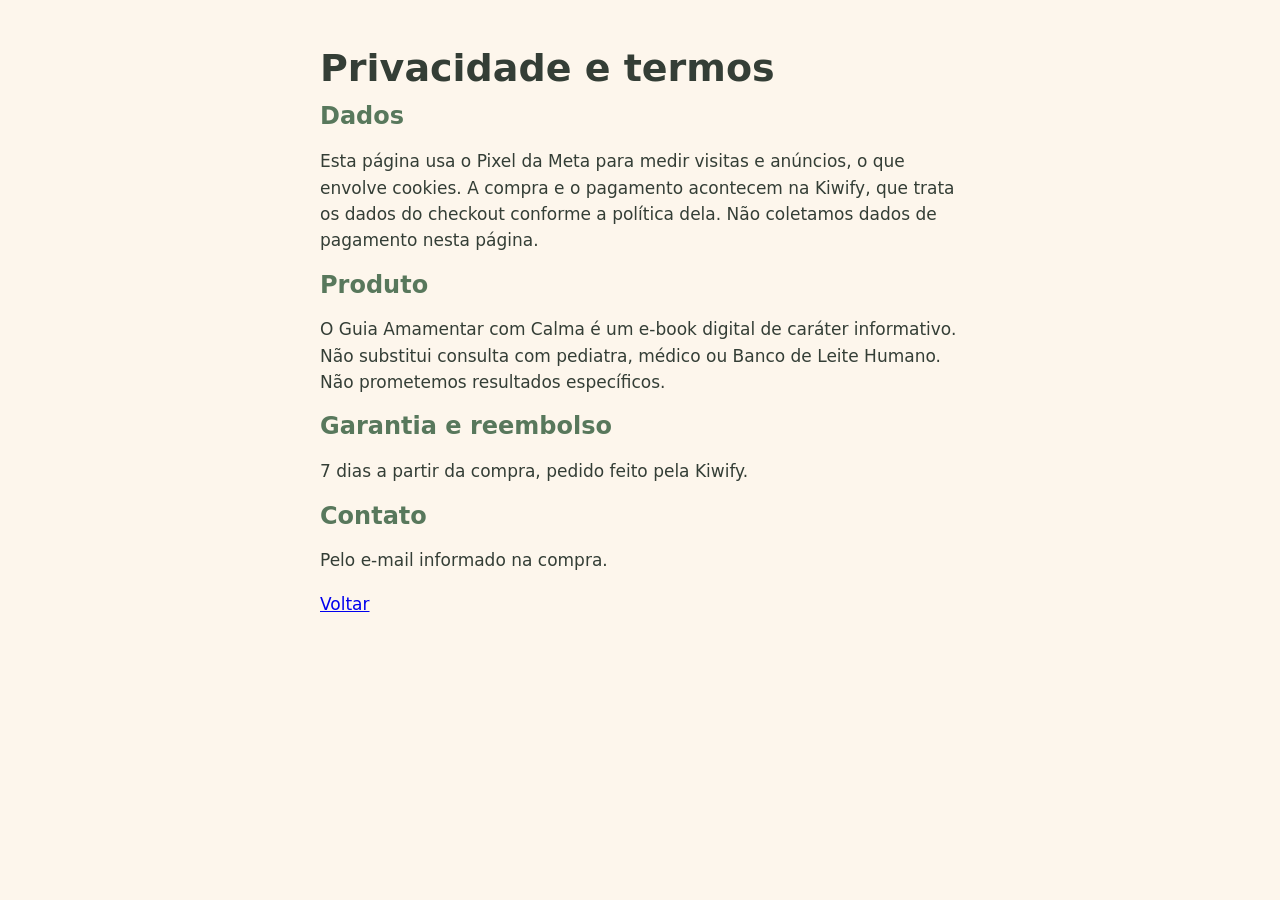
<file: amamentacao/privacidade.html>
<!doctype html><html lang="pt-BR"><head><meta charset="utf-8"><meta name="viewport" content="width=device-width,initial-scale=1"><title>Privacidade e termos</title><meta name="description" content="Privacidade e termos"><link rel="stylesheet" href="p.css?v=2"></head><body><section><div class="w"><h1>Privacidade e termos</h1>
<h2>Dados</h2><p>Esta página usa o Pixel da Meta para medir visitas e anúncios, o que envolve cookies. A compra e o pagamento acontecem na Kiwify, que trata os dados do checkout conforme a política dela. Não coletamos dados de pagamento nesta página.</p>
<h2>Produto</h2><p>O Guia Amamentar com Calma é um e-book digital de caráter informativo. Não substitui consulta com pediatra, médico ou Banco de Leite Humano. Não prometemos resultados específicos.</p>
<h2>Garantia e reembolso</h2><p>7 dias a partir da compra, pedido feito pela Kiwify.</p>
<h2>Contato</h2><p>Pelo e-mail informado na compra.</p>
<p><a href="index.html">Voltar</a></p></div></section></body></html>
</file>
<file: styles.css>
:root{--red:#b3202a;--green:#1f6b45;--gold:#e8b44a;--cream:#fffaf2;--ink:#2b2220}
*{box-sizing:border-box}body{margin:0;font-family:system-ui,-apple-system,"Segoe UI",Roboto,sans-serif;color:var(--ink);background:var(--cream);line-height:1.6}
.wrap{max-width:960px;margin:0 auto;padding:0 20px}section{padding:48px 0}
h1,h2{line-height:1.2}h1{font-size:2rem;margin:.3em 0}h2{font-size:1.5rem;color:var(--green)}
.hero{background:linear-gradient(160deg,var(--red),#7d141c);color:#fff;text-align:center;padding:56px 0}
.hero p{font-size:1.1rem;opacity:.95}.tag{display:inline-block;background:var(--gold);color:var(--ink);border-radius:999px;padding:4px 12px;font-size:.8rem;font-weight:700}
.prov{display:inline-block;background:#fff3cd;color:#7a5a00;border:1px dashed #c9a227;border-radius:6px;padding:2px 8px;font-size:.75rem;font-weight:600;margin:4px 0}
.btn{display:inline-block;background:var(--gold);color:var(--ink);font-weight:800;text-decoration:none;padding:16px 28px;border-radius:12px;font-size:1.1rem;box-shadow:0 4px 0 #b88a2a;margin-top:12px}
.btn:active{transform:translateY(2px);box-shadow:0 2px 0 #b88a2a}.price{font-size:1.6rem;font-weight:800;margin-top:16px}
.card{background:#fff;border-radius:14px;padding:20px;box-shadow:0 2px 10px rgba(0,0,0,.06);margin:12px 0}
ul.check{list-style:none;padding:0}ul.check li{padding-left:28px;position:relative;margin:8px 0}ul.check li:before{content:"🎄";position:absolute;left:0}
ol.recipes{columns:1;padding-left:22px}.alt{background:#fff}
details{background:#fff;border-radius:10px;padding:14px 16px;margin:10px 0;box-shadow:0 1px 6px rgba(0,0,0,.05)}summary{font-weight:700;cursor:pointer}
.final{background:var(--green);color:#fff;text-align:center}.final h2{color:#fff}footer{text-align:center;font-size:.85rem;padding:24px;color:#6b5f5a}
@media(min-width:720px){h1{font-size:2.8rem}ol.recipes{columns:2}.grid{display:grid;grid-template-columns:1fr 1fr;gap:16px}}
.card h3{margin:0 0 6px;color:var(--red);font-size:1.05rem}.card ul{margin:0;padding-left:20px}
/* v2 */
.hero{padding:20px 0 24px}.herogrid{display:grid;grid-template-columns:1fr 130px;gap:12px;align-items:center;text-align:left}
.hero h1{font-size:1.35rem;margin:.3em 0}.hero .sub{font-size:.95rem;margin:.3em 0}.hero .price{margin-top:4px;font-size:1.5rem}
.heroimg{position:relative}.heroimg .cover{width:100%;height:auto;border-radius:10px;box-shadow:0 8px 24px rgba(0,0,0,.35)}
.heroimg .sheet{display:none}
.herotxt{grid-column:1/-1;grid-row:1}.herotxt .tag{margin-bottom:2px}
.herogrid>.heroimg{grid-column:2;grid-row:1;align-self:start;margin-top:30px}
.hero h1{margin-right:140px}.hero .sub{margin-right:140px}
.ctabox{margin-top:6px}.ctabox .btn{margin-top:6px}
.seal{display:flex;gap:10px;align-items:center;justify-content:inherit;font-size:.8rem;line-height:1.3;margin-top:10px;opacity:.95}
.sealbadge{flex:none;width:44px;height:44px;border-radius:50%;background:var(--gold);color:var(--ink);border:2px dashed #7d141c;display:flex;flex-direction:column;align-items:center;justify-content:center;font-weight:900;font-size:1rem;line-height:1}
.sealbadge small{font-size:.55rem;font-weight:700}
.urg{background:#fff3cd;color:#5c4400;font-size:.92rem;padding:10px 0;border-bottom:1px solid #e8d38a}
.gallery{display:grid;grid-template-columns:1fr 1fr;gap:10px;margin:16px 0}
figure{margin:0}figure img{width:100%;height:auto;border-radius:10px;display:block}figcaption{font-size:.8rem;color:#6b5f5a;margin-top:4px}
.samples{display:grid;gap:18px}.samples img{box-shadow:0 4px 16px rgba(0,0,0,.12)}
.center{text-align:center}.center .seal,.final .seal{justify-content:center}
.author{text-align:center;color:#6b5f5a;margin-top:20px}
@media(min-width:720px){
.hero{padding:48px 0}.herogrid{grid-template-columns:1.2fr 1fr;gap:32px}
.hero h1{font-size:2.5rem;margin-right:0}.hero .sub{font-size:1.1rem;margin-right:0}
.herotxt{grid-column:1}.herogrid>.heroimg{grid-column:2;margin-top:0}
.heroimg .cover{width:72%}.heroimg .sheet{display:block;position:absolute;right:0;bottom:-10px;width:62%;border-radius:8px;box-shadow:0 8px 24px rgba(0,0,0,.35)}
.gallery{grid-template-columns:repeat(3,1fr)}.samples{grid-template-columns:repeat(3,1fr);align-items:start}}
@media(min-width:720px){.heroimg{padding-bottom:40px}.heroimg .cover{width:66%}.heroimg .sheet{width:58%;bottom:0;top:auto}}

/* v3: botao fixo no celular */
.stickybar{display:none}
@media(max-width:719px){
.stickybar{display:block;position:fixed;left:0;right:0;bottom:0;z-index:50;padding:10px 16px calc(10px + env(safe-area-inset-bottom,0px));background:rgba(255,250,242,.96);box-shadow:0 -4px 16px rgba(0,0,0,.15);transform:translateY(110%);transition:transform .25s}
.stickybar.on{transform:none}
.stickybar .btn{display:block;text-align:center;margin:0;width:100%}
footer{padding-bottom:90px}
}
</file>
<file: amamentacao/p.css>
:root{--g:#58785c;--p:#e2747f;--d:#343e36;--bg:#fdf6ec}
*{box-sizing:border-box}body{margin:0;font:17px/1.55 system-ui,-apple-system,Segoe UI,Roboto,sans-serif;color:var(--d);background:var(--bg)}
.w{max-width:680px;margin:0 auto;padding:0 20px}h1{font-size:30px;line-height:1.15;margin:.3em 0}h2{font-size:24px;line-height:1.2;margin:0 0 .5em;color:var(--g)}
section{padding:36px 0}.alt{background:#fff}img{max-width:100%;height:auto;border-radius:16px;display:block;margin:0 auto}
.btn{display:block;text-align:center;background:var(--p);color:#fff;font-weight:700;text-decoration:none;padding:16px 20px;border-radius:40px;font-size:19px;margin:18px 0}
.sub{color:var(--g);font-size:18px}ul.c{padding-left:0;list-style:none}ul.c li{padding:8px 0 8px 30px;position:relative;border-bottom:1px solid #eee}ul.c li:before{content:"✓";position:absolute;left:0;color:var(--p);font-weight:700}
.card{background:var(--bg);border-radius:16px;padding:16px 18px;margin:12px 0}.card b{color:var(--g)}.price{font-size:34px;font-weight:800;color:var(--d)}.price s{font-size:18px;color:#999;font-weight:400}
details{border-bottom:1px solid #eee;padding:12px 0}summary{font-weight:700;cursor:pointer}small,.fine{font-size:13px;color:#777}footer{padding:28px 0 90px;text-align:center}footer a{color:var(--g)}
.stickybar{position:fixed;left:0;right:0;bottom:0;padding:10px 16px;background:#fff;box-shadow:0 -2px 10px #0002;transform:translateY(110%);transition:.25s}.stickybar.on{transform:none}.stickybar .btn{margin:0;padding:13px}
@media(min-width:720px){.stickybar{display:none}h1{font-size:38px}}
.hero{max-height:260px;width:auto}
.kicker{font-size:14px;font-weight:700;color:var(--g);margin:.35em 0 0}
.hero-offer{font-size:17px;font-weight:700;text-align:center;margin:16px 0 0}

.price .once{font-size:16px;color:#777;font-weight:400}.author{display:flex;gap:16px;align-items:center}.author img{width:96px;height:96px;border-radius:50%;object-fit:cover;flex:none}.author p{margin:6px 0 10px}.author .wa{color:var(--g);font-weight:700}
.gift{border:2px dashed var(--g)}
</file>
